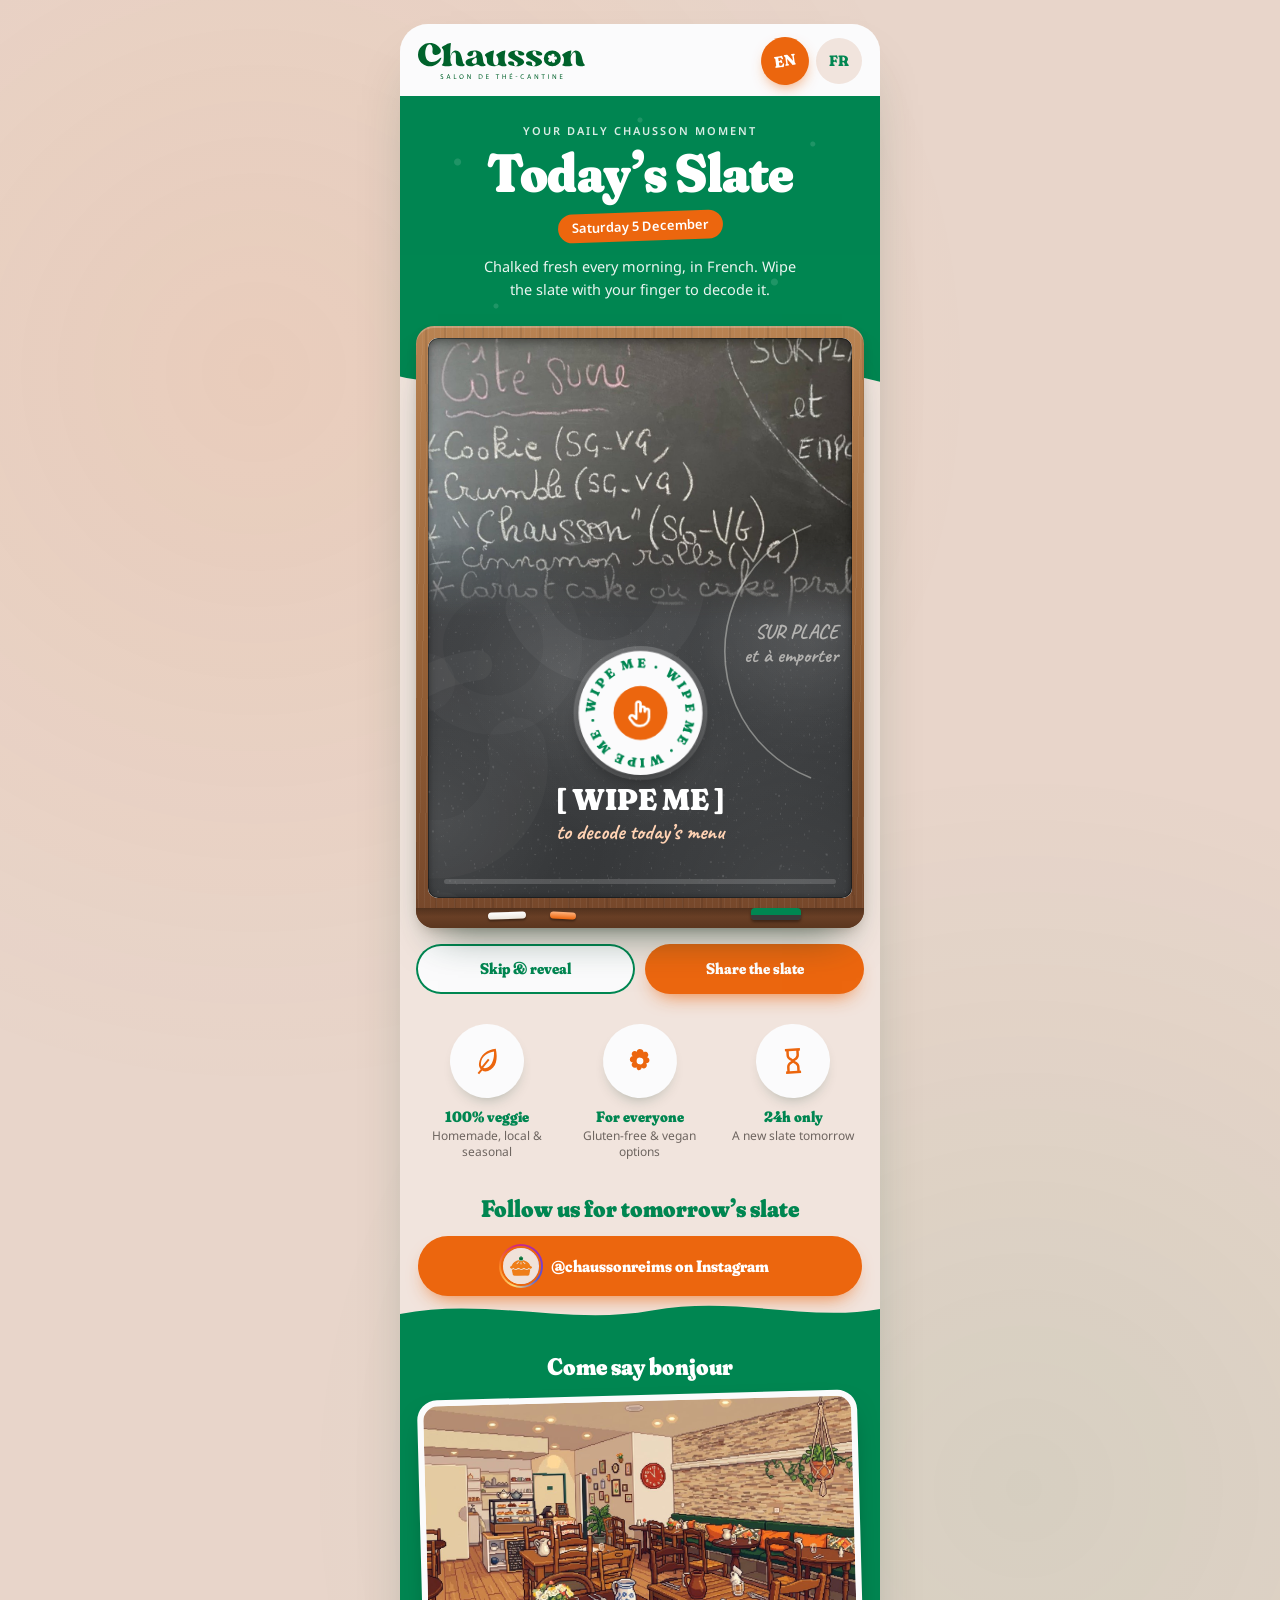
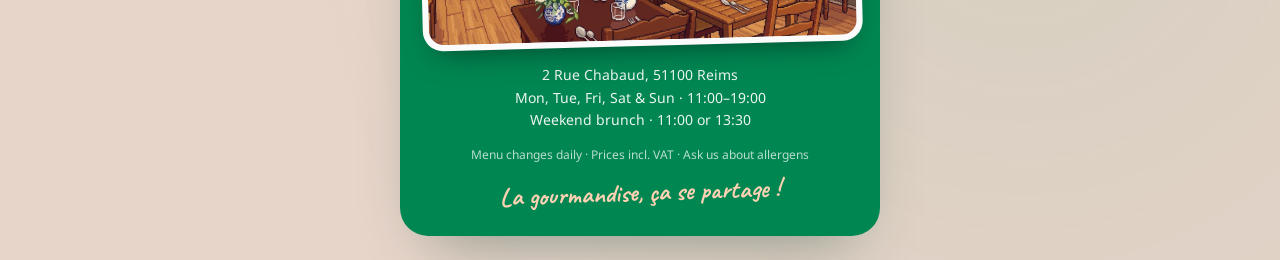
<file: chausson/index.html>
<!DOCTYPE html>
<html lang="en">
<head>
    <meta charset="UTF-8">
    <meta name="viewport" content="width=device-width, initial-scale=1.0, viewport-fit=cover">
    <meta name="theme-color" content="#008651">
    <meta name="description" content="Chausson Reims — wipe the slate to decode today's handwritten vegetarian menu, in English and French.">
    <title>Your Daily Chausson Moment — Chausson Reims</title>

    <meta property="og:title" content="Chausson Reims — Today's Slate, Decoded">
    <meta property="og:description" content="Our menu is chalked fresh every morning. Wipe the slate to reveal it.">
    <meta property="og:type" content="website">
    <meta property="og:image" content="assets/cafe-illustration.jpg">

    <!-- SEO: tells Google this page belongs to a vegetarian café in Reims, with its menu, address and opening hours -->
    <script type="application/ld+json">
    {
        "@context": "https://schema.org",
        "@type": "CafeOrCoffeeShop",
        "name": "Chausson",
        "description": "Vegetarian tearoom and cantine in Reims. Homemade, local and seasonal food with vegan and gluten-free options. The menu changes every day.",
        "url": "https://chausson-reims.fr",
        "logo": "assets/logo-chausson.svg",
        "image": "assets/cafe-illustration.jpg",
        "servesCuisine": ["Vegetarian", "Vegan", "Gluten-free", "Brunch"],
        "address": {
            "@type": "PostalAddress",
            "streetAddress": "2 Rue Chabaud",
            "postalCode": "51100",
            "addressLocality": "Reims",
            "addressCountry": "FR"
        },
        "openingHoursSpecification": [{
            "@type": "OpeningHoursSpecification",
            "dayOfWeek": ["Monday", "Tuesday", "Friday", "Saturday", "Sunday"],
            "opens": "11:00",
            "closes": "19:00"
        }],
        "sameAs": ["https://www.instagram.com/chaussonreims/"],
        "hasMenu": {
            "@type": "Menu",
            "name": "Today's slate / L'ardoise du jour",
            "inLanguage": ["en", "fr"]
        }
    }
    </script>

    <link rel="icon" type="image/png" href="assets/favicon.png">
    <link rel="apple-touch-icon" href="assets/apple-touch-icon.png">

    <!-- Preload today's slate photo so it is ready before the first wipe -->
    <link rel="preload" as="image" href="assets/board-today.jpg">

    <!-- Fonts: Fraunces (soft, chunky retro serif — close to Chausson's display type) + Noto Sans (Chausson's body font) + Caveat (chalk handwriting) -->
    <link rel="preconnect" href="https://fonts.googleapis.com">
    <link rel="preconnect" href="https://fonts.gstatic.com" crossorigin>
    <link href="https://fonts.googleapis.com/css2?family=Caveat:wght@600;700&family=Fraunces:opsz,wght,SOFT,WONK@9..144,600..900,100,1&family=Noto+Sans:wght@400;500;600;700&display=swap" rel="stylesheet">

    <link rel="stylesheet" href="style.css">
</head>
<body>
    <main class="page" id="menu-campaign">

        <!-- ============ TOP BAR ============ -->
        <header class="topbar">
            <a class="logo" href="https://chausson-reims.fr" target="_blank" rel="noopener noreferrer">
                <img class="logo-img" src="assets/logo-chausson.svg" width="320" height="69" alt="Chausson — Salon de thé · Cantine">
            </a>

            <div class="lang-switch" role="group" aria-label="Language / Langue">
                <button type="button" class="lang-btn" data-lang="en" aria-pressed="true">EN</button>
                <button type="button" class="lang-btn" data-lang="fr" aria-pressed="false">FR</button>
            </div>
        </header>

        <!-- ============ HERO ============ -->
        <section class="hero">
            <p class="hero-kicker" data-i18n="eyebrow">Your Daily Chausson Moment</p>
            <h1 class="hero-title" data-i18n="heroTitle">Today's Slate</h1>
            <p class="hero-date" id="today-date"></p>
            <p class="hero-text" id="board-instruction" data-i18n="instruction">
                Chalked fresh every morning, in French. Wipe the slate with your finger to decode it.
            </p>
            <svg class="hero-wave" viewBox="0 0 400 40" preserveAspectRatio="none" aria-hidden="true">
                <path d="M0 0 H400 V18 C 340 42, 270 6, 200 22 C 130 38, 60 4, 0 24 Z" fill="currentColor"/>
            </svg>
        </section>

        <!-- ============ CHALKBOARD ============ -->
        <section class="board-section" aria-labelledby="board-instruction">
            <div class="board-frame">
                <div class="scratch-container" id="scratch-container">

                    <!-- Revealed layer: digital menu (rendered in both languages by script.js) -->
                    <div class="secret-menu-content" id="secret-menu" aria-live="polite"></div>

                    <!-- Chalk layer -->
                    <canvas id="scratch-canvas" role="img" aria-label="Slate covered in handwritten French. Wipe to reveal the menu."></canvas>

                    <!-- Wipe hint: rotating sticker (same idea as Chausson's "Réservation" badge) -->
                    <div class="wipe-hint" id="wipe-hint" aria-hidden="true">
                        <div class="hint-sticker">
                            <svg class="hint-ring" viewBox="0 0 120 120">
                                <defs>
                                    <path id="ring-path" d="M60,60 m-44,0 a44,44 0 1,1 88,0 a44,44 0 1,1 -88,0"/>
                                </defs>
                                <text>
                                    <textPath href="#ring-path" startOffset="0" textLength="272" lengthAdjust="spacing" data-i18n="ringText">WIPE ME · WIPE ME · WIPE ME · </textPath>
                                </text>
                            </svg>
                            <span class="hint-finger">
                                <svg viewBox="0 0 24 24" width="34" height="34" fill="none" stroke="currentColor" stroke-width="1.8" stroke-linecap="round" stroke-linejoin="round">
                                    <path d="M9 11V5.5a1.5 1.5 0 0 1 3 0V11"/>
                                    <path d="M12 10.5V9a1.5 1.5 0 0 1 3 0v2"/>
                                    <path d="M15 10.5a1.5 1.5 0 0 1 3 0V15a6 6 0 0 1-6 6h-1.2a5 5 0 0 1-3.9-1.9L4.6 16.2a1.6 1.6 0 0 1 2.4-2.1L9 16V11"/>
                                </svg>
                            </span>
                        </div>
                        <span class="hint-main" data-i18n="hintMain">[ WIPE ME ]</span>
                        <span class="hint-sub" data-i18n="hintSub">to decode today's menu</span>
                    </div>

                    <!-- Decoded stamp -->
                    <div class="decoded-stamp" id="decoded-stamp" aria-hidden="true">
                        <span data-i18n="decoded">Decoded!</span>
                    </div>

                    <!-- Wipe progress -->
                    <div class="wipe-progress" aria-hidden="true">
                        <span class="wipe-progress-bar" id="progress-bar"></span>
                    </div>
                </div>

                <div class="chalk-tray" aria-hidden="true">
                    <span class="chalk chalk--white"></span>
                    <span class="chalk chalk--orange"></span>
                    <span class="eraser"></span>
                </div>
            </div>

            <!-- Appears right after the slate is revealed: book (main action), directions, Instagram -->
            <div class="reveal-cta" id="reveal-cta" aria-hidden="true">
                <p class="reveal-cta-title" data-i18n="ctaReveal">Hungry yet?</p>
                <a class="btn btn-orange btn-wide btn-big" href="https://reservation.laddition.com/booking/chausson-reims" target="_blank" rel="noopener noreferrer" data-track="book_table">
                    <svg viewBox="0 0 24 24" width="22" height="22" fill="none" stroke="currentColor" stroke-width="2" stroke-linecap="round" stroke-linejoin="round" aria-hidden="true"><rect x="3" y="5" width="18" height="16" rx="3"/><path d="M8 3v4M16 3v4M3 10h18"/></svg>
                    <span data-i18n="bookBtn">Book a table</span>
                </a>
                <a class="btn btn-outline btn-wide" href="https://www.google.com/maps/search/?api=1&amp;query=Chausson%2C%202%20Rue%20Chabaud%2C%2051100%20Reims" target="_blank" rel="noopener noreferrer" data-track="get_directions">
                    <svg viewBox="0 0 24 24" width="20" height="20" fill="none" stroke="currentColor" stroke-width="2" stroke-linecap="round" stroke-linejoin="round" aria-hidden="true"><path d="M12 21s-7-6.2-7-11.5A7 7 0 0 1 19 9.5C19 14.8 12 21 12 21z"/><circle cx="12" cy="9.5" r="2.5"/></svg>
                    <span data-i18n="directionsBtn">Get directions</span>
                </a>
                <a class="btn btn-soft btn-wide" href="https://www.instagram.com/chaussonreims/" target="_blank" rel="noopener noreferrer" data-track="follow_instagram">
                    <svg viewBox="0 0 24 24" width="20" height="20" fill="none" stroke="currentColor" stroke-width="2" aria-hidden="true"><rect x="3" y="3" width="18" height="18" rx="5"/><circle cx="12" cy="12" r="4"/><circle cx="17.5" cy="6.5" r="1" fill="currentColor" stroke="none"/></svg>
                    <span data-i18n="followBtn">Follow us, join our community</span>
                </a>
            </div>

            <div class="board-actions">
                <button type="button" class="btn btn-outline" id="reveal-btn" data-i18n="revealBtn">Skip &amp; reveal</button>
                <button type="button" class="btn btn-outline is-hidden" id="reset-btn" data-i18n="resetBtn">Wipe again</button>
                <button type="button" class="btn btn-orange" id="share-btn" data-i18n="shareBtn">Share the slate</button>
            </div>
        </section>

        <!-- ============ STICKERS ============ -->
        <section class="perks" aria-label="Chausson">
            <div class="perk">
                <span class="perk-badge" aria-hidden="true">
                    <svg viewBox="0 0 24 24" width="30" height="30" fill="currentColor"><path d="M20 3c-7 0-13 3.5-14.6 10.4-.5 2 .1 3.6.9 4.6L3.5 20.8l1.1 1.1 2.8-2.8c1 .8 2.6 1.4 4.6.9C18.9 18.4 21 11 20 3zm-8.6 14.4c-1.3.3-2.3.1-3-.3l5.7-5.7-1.1-1.1-5.7 5.7c-.4-.7-.6-1.7-.3-3C8.3 7.6 13.4 5.2 18.4 5c-.4 5.6-2.4 10.9-7 12.4z"/></svg>
                </span>
                <p class="perk-title" data-i18n="perk1Title">100% veggie</p>
                <p class="perk-text" data-i18n="perk1Text">Homemade, local &amp; seasonal</p>
            </div>
            <div class="perk">
                <span class="perk-badge" aria-hidden="true">
                    <svg viewBox="0 0 24 24" width="30" height="30" fill="currentColor"><path d="M12 2.5c1.3 0 2.3 1 2.4 2.3 1.1-.8 2.6-.6 3.4.5.8 1.1.6 2.5-.4 3.4 1.3.2 2.2 1.3 2.1 2.6-.1 1.3-1.2 2.3-2.5 2.2.9.9 1 2.4.1 3.4-.9 1-2.4 1.1-3.4.2 0 1.3-1.1 2.4-2.4 2.4H12c-1.3 0-2.4-1.1-2.4-2.4-1 .9-2.5.8-3.4-.2-.9-1-.8-2.5.1-3.4-1.3.1-2.4-.9-2.5-2.2-.1-1.3.8-2.4 2.1-2.6-1-.9-1.2-2.3-.4-3.4.8-1.1 2.3-1.3 3.4-.5.1-1.3 1.1-2.3 2.4-2.3H12zm0 6.8a2.7 2.7 0 1 0 0 5.4 2.7 2.7 0 0 0 0-5.4z"/></svg>
                </span>
                <p class="perk-title" data-i18n="perk2Title">For everyone</p>
                <p class="perk-text" data-i18n="perk2Text">Gluten-free &amp; vegan options</p>
            </div>
            <div class="perk">
                <span class="perk-badge" aria-hidden="true">
                    <svg viewBox="0 0 24 24" width="30" height="30" fill="currentColor"><path d="M6 2h12v2h-1v3.2c0 1.6-.8 3-2.1 3.9L13.3 12l1.6.9c1.3.9 2.1 2.3 2.1 3.9V20h1v2H6v-2h1v-3.2c0-1.6.8-3 2.1-3.9l1.6-.9-1.6-.9C7.8 10.2 7 8.8 7 7.2V4H6V2zm3 2v3.2c0 .9.5 1.7 1.2 2.2L12 10.6l1.8-1.2c.7-.5 1.2-1.3 1.2-2.2V4H9zm3 9.4-1.8 1.2c-.7.5-1.2 1.3-1.2 2.2V20h6v-3.2c0-.9-.5-1.7-1.2-2.2L12 13.4z"/></svg>
                </span>
                <p class="perk-title" data-i18n="perk3Title">24h only</p>
                <p class="perk-text" data-i18n="perk3Text">A new slate tomorrow</p>
            </div>
        </section>

        <!-- ============ INSTAGRAM CTA ============ -->
        <section class="cta">
            <h2 class="cta-title" data-i18n="ctaTitle">Follow us for tomorrow’s slate</h2>
            <a href="https://www.instagram.com/chaussonreims/" class="btn btn-orange btn-wide instagram-link" target="_blank" rel="noopener noreferrer">
                <span class="ig-avatar" aria-hidden="true">
                    <img src="assets/chausson-pie.png" width="40" height="40" alt="">
                </span>
                <span data-i18n="igLink">@chaussonreims on Instagram</span>
            </a>
        </section>

        <!-- ============ FOOTER ============ -->
        <footer class="footer">
            <svg class="footer-wave" viewBox="0 0 400 40" preserveAspectRatio="none" aria-hidden="true">
                <path d="M0 40 V20 C 70 0, 140 34, 210 16 C 280 -2, 340 30, 400 14 V40 Z" fill="currentColor"/>
            </svg>
            <div class="footer-inner">
                <p class="footer-title" data-i18n="visitTitle">Come say bonjour</p>
                <figure class="cafe-card">
                    <img src="assets/cafe-illustration.jpg" width="1200" height="670" loading="lazy" alt="Illustration of the Chausson dining room: wooden tables, green banquette with orange cushions, vintage crockery and a chalkboard by the counter.">
                </figure>
                <p class="footer-line">2 Rue Chabaud, 51100 Reims</p>
                <p class="footer-line" data-i18n="hours">Mon, Tue, Fri, Sat &amp; Sun · 11:00–19:00</p>
                <p class="footer-line" data-i18n="brunch">Weekend brunch · 11:00 or 13:30</p>
                <p class="footer-note" data-i18n="footnote">Menu changes daily · Prices incl. VAT · Ask us about allergens</p>
                <p class="footer-tagline" data-i18n="tagline">La gourmandise, ça se partage !</p>
            </div>
        </footer>
    </main>

    <div class="toast" id="toast" role="status" aria-live="polite"></div>

    <script src="script.js"></script>
</body>
</html>
</file>
<file: chausson/style.css>
/* =========================================================
   CHAUSSON REIMS — Chalkboard Decoder
   Visual identity matched to chausson-reims.fr:
   brand green · orange stickers · blush background ·
   chunky retro serif · wavy edges · vintage kitsch warmth
   ========================================================= */

/* ---------- Brand tokens ---------- */
:root {
    --green: #008651;          /* Chausson logo & headings */
    --green-dark: #006b41;
    --green-deep: #0d3b2a;
    --orange: #ec660e;         /* Chausson buttons & icons */
    --orange-dark: #cf540a;
    --terracotta: #c4683a;
    --blush: #f1e4dd;          /* Chausson section / footer background */
    --blush-deep: #e8d5ca;
    --cream: #fbfbfc;          /* Chausson page background */
    --paper: #fffaf6;
    --ink: #434343;            /* Chausson body text */
    --ink-soft: #6e6560;
    --line: rgba(0, 134, 81, 0.18);

    --wood-light: #b98352;
    --wood-mid: #9a6438;
    --wood-dark: #74462a;

    --font-display: "Fraunces", "Cooper Black", "Georgia", serif;
    --font-body: "Noto Sans", -apple-system, BlinkMacSystemFont, "Segoe UI", Roboto, sans-serif;
    --font-hand: "Caveat", "Segoe Script", "Bradley Hand", cursive;

    --ease-out: cubic-bezier(0.22, 1, 0.36, 1);
    --ease-bounce: cubic-bezier(0.34, 1.56, 0.64, 1);

    /* Slate height while covered: tall enough to feel like a board,
       short enough that the page can still be scrolled around it */
    --board-h: clamp(440px, 64vh, 560px);

    --safe-top: env(safe-area-inset-top, 0px);
    --safe-bottom: env(safe-area-inset-bottom, 0px);
    --safe-left: env(safe-area-inset-left, 0px);
    --safe-right: env(safe-area-inset-right, 0px);
}

/* ---------- Reset ---------- */
*,
*::before,
*::after {
    box-sizing: border-box;
    margin: 0;
    padding: 0;
}

html {
    -webkit-text-size-adjust: 100%;
    text-size-adjust: 100%;
    overflow-x: hidden;
    overscroll-behavior: none;    /* no rubber-band bounce or pull-to-refresh while wiping */
    background: var(--blush);
}

body {
    width: 100%;
    max-width: 100%;
    min-height: 100vh;
    min-height: 100dvh;
    overflow-x: hidden;
    background: var(--blush);
    color: var(--ink);
    font-family: var(--font-body);
    font-size: 16px;
    line-height: 1.55;
    -webkit-font-smoothing: antialiased;
    -moz-osx-font-smoothing: grayscale;
    -webkit-tap-highlight-color: transparent;
}

img,
svg,
canvas {
    display: block;
    max-width: 100%;
}

button {
    font: inherit;
    color: inherit;
    background: none;
    border: none;
    cursor: pointer;
    -webkit-appearance: none;
    appearance: none;
}

a {
    color: inherit;
    text-decoration: none;
}

:focus-visible {
    outline: 3px solid var(--orange);
    outline-offset: 3px;
    border-radius: 8px;
}

/* Display type helper — Fraunces with soft, wonky retro feel */
.logo-word,
.hero-title,
.menu-heading,
.menu-item-name,
.menu-item-price,
.btn,
.perk-title,
.cta-title,
.footer-title,
.hint-main,
.featured-badge,
.decoded-stamp,
.lang-btn,
.chef-note {
    font-family: var(--font-display);
    font-variation-settings: "SOFT" 100, "WONK" 1, "opsz" 144;
}

/* ---------- Page column ---------- */
.page {
    position: relative;
    width: 100%;
    max-width: 480px;
    margin: 0 auto;
    background: var(--blush);
    overflow: hidden;
}

@media (min-width: 520px) {
    body {
        background:
            radial-gradient(circle at 20% 20%, rgba(236, 102, 14, 0.08), transparent 40%),
            radial-gradient(circle at 80% 80%, rgba(0, 134, 81, 0.08), transparent 40%),
            var(--blush-deep);
    }

    .page {
        margin: 24px auto;
        border-radius: 28px;
        box-shadow: 0 30px 60px -30px rgba(13, 59, 42, 0.45);
    }
}

/* ---------- Top bar ---------- */
.topbar {
    display: flex;
    align-items: center;
    justify-content: space-between;
    gap: 12px;
    padding:
        calc(14px + var(--safe-top))
        calc(18px + var(--safe-right))
        12px
        calc(18px + var(--safe-left));
    background: var(--cream);
}

.logo {
    display: flex;
    flex-direction: column;
    align-items: flex-start;
    line-height: 1;
}

.logo-img {
    display: block;
    width: auto;
    height: 36px;
    max-width: 62vw;
}

.logo-word {
    font-weight: 900;
    font-size: 34px;
    letter-spacing: -0.01em;
    color: var(--green);
}

.logo-tag {
    margin-top: 4px;
    padding-left: 2px;
    font-size: 9.5px;
    font-weight: 500;
    letter-spacing: 0.2em;
    text-transform: uppercase;
    color: var(--green);
}

/* Language switch — two round stickers, like Chausson's nav badges */
.lang-switch {
    display: flex;
    gap: 8px;
}

.lang-btn {
    width: 46px;
    height: 46px;
    border-radius: 50%;
    display: grid;
    place-items: center;
    font-weight: 800;
    font-size: 15px;
    color: var(--green);
    background: var(--blush);
    box-shadow: inset 0 0 0 2px transparent;
    transition: background-color 0.3s var(--ease-out), color 0.3s var(--ease-out), transform 0.3s var(--ease-bounce);
}

.lang-btn[aria-pressed="true"] {
    background: var(--orange);
    color: #fff;
    transform: rotate(-8deg) scale(1.04);
    box-shadow: 0 6px 14px -6px rgba(236, 102, 14, 0.8);
}

.lang-btn:active {
    transform: scale(0.94);
}

/* ---------- Hero (green band + wavy edge) ---------- */
.hero {
    position: relative;
    padding: 26px 24px 96px;
    background: var(--green);
    color: #fff;
    text-align: center;
}

.hero::before {
    /* soft floral confetti like the café's patterned crockery */
    content: "";
    position: absolute;
    inset: 0;
    pointer-events: none;
    opacity: 0.12;
    background-image:
        radial-gradient(circle at 12% 22%, #fff 0 3px, transparent 4px),
        radial-gradient(circle at 86% 16%, #fff 0 2px, transparent 3px),
        radial-gradient(circle at 78% 62%, #fff 0 3px, transparent 4px),
        radial-gradient(circle at 20% 70%, #fff 0 2px, transparent 3px),
        radial-gradient(circle at 50% 8%, #fff 0 2px, transparent 3px);
}

.hero-wave {
    position: absolute;
    left: 0;
    right: 0;
    bottom: -1px;
    width: 100%;
    height: 34px;
    color: var(--blush);
    transform: scaleY(-1);
}

.hero-kicker {
    position: relative;
    font-size: 11px;
    font-weight: 600;
    letter-spacing: 0.18em;
    text-transform: uppercase;
    color: rgba(255, 255, 255, 0.85);
}

.hero-title {
    position: relative;
    margin-top: 8px;
    font-weight: 900;
    font-size: clamp(40px, 12.5vw, 54px);
    line-height: 0.98;
    letter-spacing: -0.01em;
    color: #fff;
}

.hero-date {
    position: relative;
    display: inline-block;
    margin-top: 12px;
    padding: 4px 14px 5px;
    border-radius: 999px;
    background: var(--orange);
    color: #fff;
    font-size: 13px;
    font-weight: 600;
    transform: rotate(-2deg);
}

.hero-text {
    position: relative;
    max-width: 320px;
    margin: 14px auto 0;
    font-size: 14.5px;
    line-height: 1.55;
    color: rgba(255, 255, 255, 0.92);
}

/* ---------- Board section ---------- */
.board-section {
    position: relative;
    z-index: 2;
    margin-top: -70px;
    padding: 0 calc(16px + var(--safe-right)) 0 calc(16px + var(--safe-left));
    display: flex;
    flex-direction: column;
    gap: 16px;
}

/* ===== Wooden slate frame (warm, vintage) ===== */
.board-frame {
    position: relative;
    padding: 12px 12px 0;
    border-radius: 18px;
    background-color: var(--wood-mid);
    background-image:
        repeating-linear-gradient(91deg,
            rgba(255, 255, 255, 0.05) 0px,
            rgba(255, 255, 255, 0.05) 1px,
            transparent 1px,
            transparent 6px),
        repeating-linear-gradient(89deg,
            rgba(0, 0, 0, 0.08) 0px,
            rgba(0, 0, 0, 0.08) 2px,
            transparent 2px,
            transparent 19px),
        linear-gradient(180deg, var(--wood-light) 0%, var(--wood-mid) 50%, var(--wood-dark) 100%);
    box-shadow:
        0 26px 40px -22px rgba(13, 59, 42, 0.6),
        0 6px 14px -6px rgba(74, 40, 20, 0.35),
        inset 0 2px 0 rgba(255, 255, 255, 0.22),
        inset 0 -2px 0 rgba(0, 0, 0, 0.2);
}

.scratch-container {
    position: relative;
    width: 100%;
    height: var(--board-h);
    border-radius: 10px;
    overflow: hidden;
    isolation: isolate;
    background: var(--paper);
    -webkit-user-select: none;
    user-select: none;
    -webkit-touch-callout: none;
}

/* Inner bevel — above the canvas so the slate looks recessed */
.scratch-container::after {
    content: "";
    position: absolute;
    inset: 0;
    z-index: 5;
    pointer-events: none;
    border-radius: inherit;
    transform: translateZ(0);     /* own layer: the shadow isn't redrawn on every stroke */
    box-shadow:
        inset 0 0 0 1px rgba(0, 0, 0, 0.35),
        inset 0 4px 10px rgba(0, 0, 0, 0.35),
        inset 0 -2px 6px rgba(0, 0, 0, 0.18);
}

/* After the reveal, the slate grows to show the whole menu */
.scratch-container.is-expanded {
    height: auto;
}

#scratch-canvas {
    position: absolute;
    inset: 0;
    z-index: 2;
    width: 100%;
    height: 100%;
    touch-action: none;           /* critical: no page scroll while wiping */
    -ms-touch-action: none;
    -webkit-user-select: none;
    user-select: none;
    -webkit-tap-highlight-color: transparent;
    transform: translateZ(0);     /* own GPU layer: wiping doesn't repaint the frame */
    cursor: grab;
    transition: opacity 0.7s var(--ease-out);
}

#scratch-canvas:active {
    cursor: grabbing;
}

/* Chalk tray */
.chalk-tray {
    position: relative;
    height: 20px;
    margin: 10px -12px 0;
    border-radius: 0 0 18px 18px;
    background:
        linear-gradient(180deg, rgba(0, 0, 0, 0.3) 0%, rgba(0, 0, 0, 0) 45%),
        linear-gradient(180deg, var(--wood-dark) 0%, #5b361f 100%);
}

.chalk {
    position: absolute;
    top: 4px;
    height: 7px;
    border-radius: 4px;
    box-shadow: 0 2px 2px rgba(0, 0, 0, 0.35);
}

.chalk--white {
    left: 16%;
    width: 38px;
    background: linear-gradient(180deg, #ffffff, #ebe6dd);
    transform: rotate(-2deg);
}

.chalk--orange {
    left: 30%;
    width: 26px;
    background: linear-gradient(180deg, #ffb27c, var(--orange));
    transform: rotate(3deg);
}

.eraser {
    position: absolute;
    right: 14%;
    top: 0;
    width: 50px;
    height: 12px;
    border-radius: 4px;
    background: linear-gradient(180deg, var(--green) 0 55%, #3a3a3a 55% 100%);
    box-shadow: 0 2px 3px rgba(0, 0, 0, 0.4);
}

/* ===== Revealed layer: the digital menu ===== */
.secret-menu-content {
    position: relative;
    z-index: 1;
    display: grid;
    min-height: 100%;
    padding: 24px 18px 30px;
    background-color: var(--paper);
    background-image:
        radial-gradient(circle at 0% 0%, rgba(236, 102, 14, 0.1), transparent 40%),
        radial-gradient(circle at 100% 100%, rgba(0, 134, 81, 0.1), transparent 45%);
}

/* Both languages share one grid cell → board height never jumps on toggle */
.menu-panel {
    grid-area: 1 / 1;
    display: flex;
    flex-direction: column;
    visibility: hidden;
    opacity: 0;
    transition: opacity 0.35s ease, visibility 0s linear 0.35s;
}

.menu-panel.is-active {
    visibility: visible;
    opacity: 1;
    transition: opacity 0.35s ease, visibility 0s;
}

.menu-head {
    text-align: center;
    margin-bottom: 16px;
}

.menu-pie {
    display: block;
    width: 56px;
    height: 56px;
    margin: 0 auto 8px;
    border-radius: 50%;
    transform: rotate(-6deg);
}

.menu-heading {
    font-weight: 900;
    font-size: 26px;
    line-height: 1.1;
    color: var(--green);
}

.menu-kicker {
    margin-top: 4px;
    font-size: 12px;
    font-weight: 500;
    letter-spacing: 0.14em;
    text-transform: uppercase;
    color: var(--ink-soft);
}

.menu-list {
    list-style: none;
    display: flex;
    flex-direction: column;
}

.menu-item {
    padding: 13px 2px;
    border-top: 1.5px dashed var(--line);
}

.menu-item:first-child {
    border-top: none;
}

/* Chef's pick — a blush card with an orange sticker */
.menu-item.is-featured {
    position: relative;
    padding: 18px 16px 15px;
    margin: 8px 0 6px;
    border-radius: 18px;
    background: var(--blush);
    border: none;
}

.menu-item.is-featured + .menu-item {
    border-top: none;
}

.featured-badge {
    position: absolute;
    top: -11px;
    left: 14px;
    display: inline-flex;
    align-items: center;
    gap: 5px;
    padding: 4px 12px 5px;
    border-radius: 999px;
    background: var(--orange);
    color: #fff;
    font-weight: 800;
    font-size: 12.5px;
    transform: rotate(-3deg);
    box-shadow: 0 4px 10px -4px rgba(236, 102, 14, 0.8);
}

.menu-row {
    display: flex;
    align-items: baseline;
    justify-content: space-between;
    gap: 12px;
}

.menu-item-name {
    flex: 1 1 auto;
    min-width: 0;
    font-weight: 800;
    font-size: 17px;
    line-height: 1.25;
    color: var(--green);
    overflow-wrap: anywhere;
}

.menu-item.is-featured .menu-item-name {
    font-size: 19px;
}

.menu-item-price {
    flex: 0 0 auto;
    font-weight: 800;
    font-size: 17px;
    color: var(--orange);
    white-space: nowrap;
}

.menu-item-desc {
    margin-top: 4px;
    font-size: 13.5px;
    line-height: 1.45;
    color: var(--ink-soft);
}

.menu-tags {
    display: flex;
    flex-wrap: wrap;
    gap: 6px;
    margin-top: 8px;
}

.tag {
    padding: 2px 10px 3px;
    border-radius: 999px;
    font-size: 11px;
    font-weight: 600;
    background: rgba(0, 134, 81, 0.1);
    color: var(--green-dark);
}

.menu-item.is-featured .tag {
    background: rgba(255, 255, 255, 0.75);
}

.tag--vegan {
    background: var(--green);
    color: #fff;
}

.menu-item.is-featured .tag--vegan {
    background: var(--green);
}

.tag--gf {
    background: rgba(236, 102, 14, 0.12);
    color: var(--orange-dark);
}

/* "Slate code" legend — decodes the abbreviations chalked on the real board */
.menu-legend {
    margin-top: 16px;
    padding: 12px 14px;
    border-radius: 14px;
    border: 1.5px dashed rgba(236, 102, 14, 0.45);
    background: rgba(236, 102, 14, 0.05);
}

.legend-title {
    font-family: var(--font-display);
    font-variation-settings: "SOFT" 100, "WONK" 1, "opsz" 144;
    font-weight: 800;
    font-size: 14px;
    color: var(--orange-dark);
    margin-bottom: 4px;
}

.legend-row {
    display: flex;
    align-items: baseline;
    gap: 8px;
    font-size: 13px;
    line-height: 1.5;
    color: var(--ink);
}

.legend-code {
    flex: 0 0 auto;
    min-width: 30px;
    font-family: var(--font-hand);
    font-weight: 700;
    font-size: 20px;
    line-height: 1;
    color: var(--green);
}

.menu-service {
    margin-top: 12px;
    text-align: center;
    font-size: 12px;
    font-weight: 600;
    letter-spacing: 0.14em;
    text-transform: uppercase;
    color: var(--ink-soft);
}

.chef-note {
    margin-top: 18px;
    padding: 16px 12px 4px;
    border-top: 1.5px dashed var(--line);
    text-align: center;
    font-style: italic;
    font-weight: 700;
    font-size: 21px;
    line-height: 1.2;
    color: var(--green);
}

.chef-note small {
    display: block;
    margin-top: 6px;
    font-family: var(--font-body);
    font-style: normal;
    font-size: 11px;
    font-weight: 600;
    letter-spacing: 0.16em;
    text-transform: uppercase;
    color: var(--ink-soft);
}

/* Menu entrance once fully revealed */
.scratch-container.is-revealed .menu-panel.is-active .menu-item,
.scratch-container.is-revealed .menu-panel.is-active .chef-note {
    animation: itemIn 0.6s var(--ease-out) both;
}

.scratch-container.is-revealed .menu-panel.is-active .menu-item:nth-child(1) { animation-delay: 0.05s; }
.scratch-container.is-revealed .menu-panel.is-active .menu-item:nth-child(2) { animation-delay: 0.12s; }
.scratch-container.is-revealed .menu-panel.is-active .menu-item:nth-child(3) { animation-delay: 0.19s; }
.scratch-container.is-revealed .menu-panel.is-active .menu-item:nth-child(4) { animation-delay: 0.26s; }
.scratch-container.is-revealed .menu-panel.is-active .menu-item:nth-child(5) { animation-delay: 0.33s; }
.scratch-container.is-revealed .menu-panel.is-active .chef-note { animation-delay: 0.4s; }

/* ===== Wipe hint: rotating sticker + pulsing label ===== */
.wipe-hint {
    position: absolute;
    top: 44%;
    left: 50%;
    z-index: 3;
    display: flex;
    flex-direction: column;
    align-items: center;
    gap: 10px;
    width: max-content;
    max-width: 90%;
    text-align: center;
    pointer-events: none;         /* touches pass straight through to the canvas */
    transform: translate(-50%, -50%);
    transition: opacity 0.4s ease, transform 0.45s var(--ease-out);
}

.hint-sticker {
    position: relative;
    width: 124px;
    height: 124px;
    border-radius: 50%;
    background: var(--cream);
    box-shadow:
        0 12px 26px -8px rgba(0, 0, 0, 0.55),
        0 0 0 5px rgba(251, 251, 252, 0.18);
    animation: stickerPulse 2.2s ease-in-out infinite;
    will-change: transform;
}

.hint-ring {
    position: absolute;
    inset: 0;
    width: 100%;
    height: 100%;
    animation: spin 14s linear infinite;
}

.hint-ring text {
    font-family: var(--font-display);
    font-variation-settings: "SOFT" 100, "WONK" 1, "opsz" 144;
    font-weight: 900;
    font-size: 12.5px;
    letter-spacing: 0.06em;
    fill: var(--green);
}

.hint-finger {
    position: absolute;
    top: 50%;
    left: 50%;
    width: 54px;
    height: 54px;
    margin: -27px 0 0 -27px;
    display: grid;
    place-items: center;
    border-radius: 50%;
    background: var(--orange);
    color: #fff;
    animation: fingerSwipe 2.2s ease-in-out infinite;
}

.hint-main {
    font-weight: 900;
    font-size: 30px;
    line-height: 1;
    color: #fff;
    animation: chalkGlow 2.2s ease-in-out infinite;
    will-change: transform, opacity;
}

.hint-sub {
    margin-top: -4px;
    font-family: var(--font-hand);
    font-weight: 700;
    font-size: 22px;
    line-height: 1;
    color: #ffd2b3;
}

/* With a real slate photo on top, the hint sits in the lower half */
.scratch-container.has-photo .wipe-hint {
    top: 73%;
}

.scratch-container.is-scratching .wipe-hint,
.scratch-container.is-revealed .wipe-hint {
    opacity: 0;
    transform: translate(-50%, -50%) scale(0.85);
}

/* ===== Decoded stamp (round sticker) ===== */
.decoded-stamp {
    position: absolute;
    top: 8px;
    left: 8px;
    z-index: 4;
    width: 56px;
    height: 56px;
    display: grid;
    place-items: center;
    padding: 6px;
    border-radius: 50%;
    background: var(--green);
    color: #fff;
    font-weight: 900;
    font-size: 10.5px;
    line-height: 1.05;
    text-align: center;
    box-shadow: 0 0 0 3px var(--paper), 0 0 0 5px var(--green), 0 8px 18px -6px rgba(0, 0, 0, 0.4);
    opacity: 0;
    transform: rotate(12deg) scale(1.8);
    pointer-events: none;
}

.scratch-container.is-revealed .decoded-stamp {
    animation: stampIn 0.6s 0.35s var(--ease-out) forwards;
}

/* ===== Wipe progress ===== */
.wipe-progress {
    position: absolute;
    left: 16px;
    right: 16px;
    bottom: 14px;
    z-index: 4;
    height: 5px;
    border-radius: 5px;
    background: rgba(255, 255, 255, 0.16);
    overflow: hidden;
    pointer-events: none;
    transition: opacity 0.4s ease;
}

.wipe-progress-bar {
    display: block;
    width: 100%;
    height: 100%;
    border-radius: inherit;
    background: linear-gradient(90deg, var(--orange), #ffb27c);
    transform: scaleX(0);
    transform-origin: left center;
    transition: transform 0.25s ease-out;
}

.scratch-container.is-revealed .wipe-progress {
    opacity: 0;
}

.scratch-container.is-revealed #scratch-canvas {
    opacity: 0;
    pointer-events: none;
}

/* ---------- Buttons (Chausson-style chunky pills) ---------- */
.board-actions {
    display: flex;
    gap: 10px;
}

.btn {
    flex: 1 1 0;
    display: inline-flex;
    align-items: center;
    justify-content: center;
    gap: 8px;
    min-height: 50px;
    padding: 12px 16px;
    border-radius: 999px;
    font-weight: 800;
    font-size: 15.5px;
    line-height: 1.15;
    text-align: center;
    transition: transform 0.2s var(--ease-bounce), background-color 0.25s ease, box-shadow 0.25s ease;
}

.btn:active {
    transform: scale(0.96);
}

.btn-orange {
    background: var(--orange);
    color: #fff;
    box-shadow: 0 10px 20px -10px rgba(236, 102, 14, 0.9);
}

.btn-orange:hover {
    background: var(--orange-dark);
}

.btn-outline {
    background: var(--cream);
    color: var(--green);
    box-shadow: inset 0 0 0 2px var(--green);
}

.btn-wide {
    width: 100%;
    flex: none;
}

/* ---------- After-reveal call to action ---------- */
.reveal-cta {
    display: none;
    flex-direction: column;
    gap: 10px;
    padding: 18px 16px 20px;
    border-radius: 22px;
    background: var(--cream);
    box-shadow: 0 14px 30px -18px rgba(13, 59, 42, 0.55);
}

.reveal-cta.is-visible {
    display: flex;
    animation: itemIn 0.6s 0.2s var(--ease-out) both;
}

.reveal-cta-title {
    font-family: var(--font-display);
    font-variation-settings: "SOFT" 100, "WONK" 1, "opsz" 144;
    font-weight: 900;
    font-size: 24px;
    line-height: 1.1;
    text-align: center;
    color: var(--green);
    margin-bottom: 2px;
}

.btn-big {
    min-height: 58px;
    font-size: 18px;
}

.btn-soft {
    background: var(--blush);
    color: var(--green);
}

.is-hidden {
    display: none;
}

/* ---------- Perks (round stickers, like Chausson's nav) ---------- */
.perks {
    display: grid;
    grid-template-columns: repeat(3, minmax(0, 1fr));
    gap: 8px;
    padding: 30px calc(14px + var(--safe-right)) 6px calc(14px + var(--safe-left));
}

.perk {
    display: flex;
    flex-direction: column;
    align-items: center;
    text-align: center;
}

.perk-badge {
    width: 74px;
    height: 74px;
    display: grid;
    place-items: center;
    border-radius: 50%;
    background: var(--cream);
    color: var(--orange);
    box-shadow: 0 8px 16px -10px rgba(13, 59, 42, 0.45);
}

.perk:nth-child(1) .perk-badge { transform: rotate(-6deg); }
.perk:nth-child(2) .perk-badge { transform: rotate(4deg); }
.perk:nth-child(3) .perk-badge { transform: rotate(-3deg); }

.perk-title {
    margin-top: 10px;
    font-weight: 900;
    font-size: 15px;
    line-height: 1.15;
    color: var(--green);
}

.perk-text {
    margin-top: 3px;
    font-size: 12px;
    line-height: 1.35;
    color: var(--ink-soft);
}

/* ---------- Instagram CTA ---------- */
.cta {
    padding: 28px calc(18px + var(--safe-right)) 34px calc(18px + var(--safe-left));
    text-align: center;
}

.cta-title {
    margin-bottom: 14px;
    font-weight: 900;
    font-size: 24px;
    line-height: 1.15;
    color: var(--green);
}

.instagram-link {
    min-height: 60px;
    padding: 8px 20px 8px 8px;
    font-size: 16.5px;
}

/* Avatar with the Instagram story ring — same as the café's real IG avatar */
.ig-avatar {
    flex: 0 0 auto;
    width: 44px;
    height: 44px;
    padding: 2px;
    border-radius: 50%;
    background: conic-gradient(from 200deg, #feda75, #fa7e1e, #d62976, #962fbf, #4f5bd5, #feda75);
}

.ig-avatar img {
    width: 100%;
    height: 100%;
    border-radius: 50%;
    border: 2px solid var(--orange);
    object-fit: cover;
}

/* ---------- Footer (green, wavy top) ---------- */
.footer {
    position: relative;
    background: var(--green);
    color: #fff;
    text-align: center;
}

.footer-wave {
    position: absolute;
    left: 0;
    right: 0;
    top: -33px;
    width: 100%;
    height: 34px;
    color: var(--green);
}

.footer-inner {
    padding: 18px calc(20px + var(--safe-right)) calc(30px + var(--safe-bottom)) calc(20px + var(--safe-left));
}

.footer-title {
    margin-bottom: 10px;
    font-weight: 900;
    font-size: 24px;
    color: #fff;
}

.cafe-card {
    margin: 4px auto 18px;
    padding: 6px;
    border-radius: 20px;
    background: var(--cream);
    transform: rotate(-1.5deg);
    box-shadow: 0 14px 30px -14px rgba(0, 0, 0, 0.5);
}

.cafe-card img {
    display: block;
    width: 100%;
    height: auto;
    border-radius: 15px;
}

.footer-line {
    font-size: 14px;
    line-height: 1.6;
    color: rgba(255, 255, 255, 0.92);
}

.footer-note {
    margin-top: 14px;
    font-size: 12px;
    color: rgba(255, 255, 255, 0.72);
}

.footer-tagline {
    margin-top: 16px;
    font-family: var(--font-hand);
    font-weight: 700;
    font-size: 26px;
    line-height: 1;
    color: #ffd2b3;
    transform: rotate(-2deg);
}

/* ---------- Toast ---------- */
.toast {
    position: fixed;
    left: 50%;
    top: calc(16px + var(--safe-top));
    z-index: 50;
    max-width: calc(100% - 40px);
    padding: 12px 20px;
    border-radius: 999px;
    background: var(--green);
    color: #fff;
    font-size: 14px;
    font-weight: 600;
    box-shadow: 0 12px 30px rgba(13, 59, 42, 0.4);
    opacity: 0;
    pointer-events: none;
    transform: translate(-50%, -16px);
    transition: opacity 0.3s ease, transform 0.35s var(--ease-out);
}

.toast.is-visible {
    opacity: 1;
    transform: translate(-50%, 0);
}

/* ---------- Keyframes ---------- */
@keyframes stickerPulse {
    0%, 100% { transform: scale(1); }
    50%      { transform: scale(1.07); }
}

@keyframes spin {
    to { transform: rotate(360deg); }
}

@keyframes chalkGlow {
    0%, 100% {
        transform: scale(1);
        opacity: 0.85;
        text-shadow: 0 0 4px rgba(255, 255, 255, 0.2);
    }
    50% {
        transform: scale(1.08);
        opacity: 1;
        text-shadow: 0 0 14px rgba(255, 255, 255, 0.6), 0 0 26px rgba(236, 102, 14, 0.55);
    }
}

@keyframes fingerSwipe {
    0%, 100% { transform: translateX(-6px) rotate(-14deg); }
    50%      { transform: translateX(6px) rotate(10deg); }
}

@keyframes stampIn {
    0%   { opacity: 0; transform: rotate(12deg) scale(1.8); }
    60%  { opacity: 1; transform: rotate(-6deg) scale(0.94); }
    100% { opacity: 1; transform: rotate(-10deg) scale(1); }
}

@keyframes itemIn {
    from { opacity: 0; transform: translateY(8px); }
    to   { opacity: 1; transform: translateY(0); }
}

/* ---------- Small phones (iPhone SE / 320px) ---------- */
@media (max-width: 359px) {
    :root { --board-h: clamp(400px, 62vh, 500px); }
    .logo-img { height: 30px; }
    .lang-btn { width: 40px; height: 40px; font-size: 14px; }
    .hero { padding-left: 18px; padding-right: 18px; }
    .board-section { padding-left: 10px; padding-right: 10px; }
    .board-frame { padding: 9px 9px 0; }
    .chalk-tray { margin: 8px -9px 0; }
    .secret-menu-content { padding: 22px 14px 26px; }
    .menu-heading { font-size: 23px; }
    .menu-item-name { font-size: 15.5px; }
    .menu-item.is-featured .menu-item-name { font-size: 17px; }
    .hint-sticker { width: 108px; height: 108px; }
    .hint-main { font-size: 26px; }
    .btn { font-size: 14px; padding: 12px 10px; }
    .perk-badge { width: 64px; height: 64px; }
    .perk-title { font-size: 13.5px; }
}

/* Small viewport units: the board won't resize when the mobile toolbar hides */
@supports (height: 1svh) {
    :root { --board-h: clamp(440px, 64svh, 560px); }
}

@media (max-width: 359px) and (min-height: 0) {
    @supports (height: 1svh) {
        :root { --board-h: clamp(400px, 62svh, 500px); }
    }
}

/* ---------- Accessibility: reduced motion ---------- */
@media (prefers-reduced-motion: reduce) {
    *,
    *::before,
    *::after {
        animation-duration: 0.01ms !important;
        animation-iteration-count: 1 !important;
        transition-duration: 0.01ms !important;
    }
}
</file>
